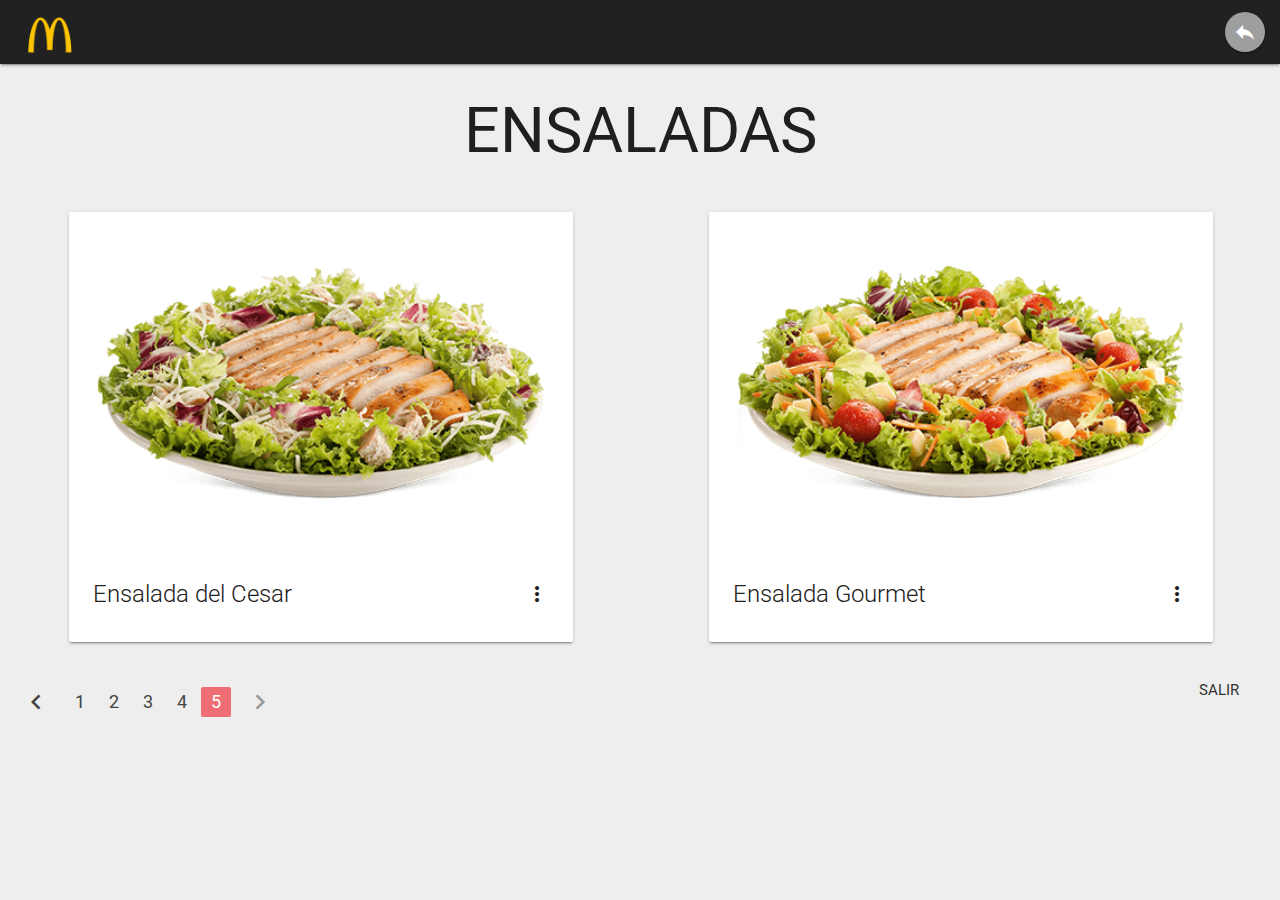
<file: ensaladas.html>
<!DOCTYPE html>
<html>
<head>
    <link type="text/css" rel="stylesheet" href="css/materialize.min.css"  media="screen,projection"/>
    <link rel="stylesheet" type="text/css" href="css/class.css">
    <script type="text/javascript" src="js/jquery.js"></script>
    <link href='https://fonts.googleapis.com/css?family=Roboto' rel='stylesheet'>
    <link href="https://fonts.googleapis.com/icon?family=Material+Icons" rel="stylesheet">
    <title>MC Donalds</title>

    <script>
        $(document).ready(function(){
        $('.modal').modal();
    });
    </script>
    <script type="text/javascript" src="https://code.jquery.com/jquery-3.2.1.min.js"></script>
    <script type="text/javascript" src="js/materialize.min.js"></script>
</head>
<body class="pollo">
    <nav class="nav">
        <div class="nav-wrapper nav">
              <a href="index.html"><img class="img_logo" src="./static/IMG/Icono.png"></a>
            <ul id="nav-mobile" class="right hide-on-med-and-down">
                <li>
                    <a class="btn-floating btn waves-effect waves-light grey" href="index.html"><i class="material-icons">reply</i></a>
                </li>
            </ul>
            
        </div>
    </nav>
    <h1 class="titmenu">ENSALADAS</h1>
    <div class="menucarne">
        <table>
            <tr>
                <td>
                    <div class="card cards">
                        <div class="card-image waves-effect waves-block waves-light">
                            <img class="activator" src="./static/IMG/cesar.png">
                        </div>

                        <div class="card-content">
                            <span class="card-title activator grey-text text-darken-4">Ensalada del Cesar<i class="material-icons right">more_vert</i></span>
                        </div>
                        <div class="card-reveal">
                            <span class="card-title grey-text text-darken-4">
                            <div>
                                <h5>Valores Nutricionales:</h5>
                                <p>Calorias: 179</p>
                                <p>Carbohidratos: 3</p>
                                <p>Sodio: 441</p>
                                <p>Proteinas: 17</p>
                                <p>Lipidos: 11</p>
                            </div>
                            <i class="material-icons right">close</i></span>
                        </div>
                    </div>
                
                </td>
                <td>
                    <div class="card cards">
                        <div class="card-image waves-effect waves-block waves-light">
                            <img class="activator" src="./static/IMG/gourmet.png">
                        </div>
                        <div class="card-content">
                            <span class="card-title activator grey-text text-darken-4">Ensalada Gourmet<i class="material-icons right">more_vert</i></span>
                        </div>
                        <div class="card-reveal">
                            <span class="card-title grey-text text-darken-4">
                            <div>
                                <h5>Valores Nutricionales:</h5>
                                <p>Calorias: 230</p>
                                <p>Carbohidratos: 6</p>
                                <p>Sodio: 341</p>
                                <p>Proteinas: 18</p>
                                <p>Lipidos: 15</p>
                            </div>
                            <i class="material-icons right">close</i></span>
                        </div>
                    </div>
                </td>
            </tr>
        </table>
    </div>
    <div class="row paginacion">
        <div class="col s6">
             <ul class="pagination">
                <li class="waves-effect"><a href="postres.html"><i class="material-icons">chevron_left</i></a></li>
                <li class="waves-effect"><a href="menu.html">1</a></li>
                <li class="waves-effect"><a href="menupollo.html">2</a></li>
                <li class="waves-effect"><a href="menusignature.html">3</a></li>
                <li class="waves-effect"><a href="postres.html">4</a></li>
                <li class="active"><a href="#!">5</a></li>
                <li class="disabled"><a href="#!"><i class="material-icons">chevron_right</i></a></li>
            </ul>
        </div>
        <div class="modal-footer col s6" id="salirmenu">
            <a href="index.html" class="modal-action modal-close waves-effect waves-green btn-flat">Salir</a>
        </div>
    </div>
</body>
</html>
</file>
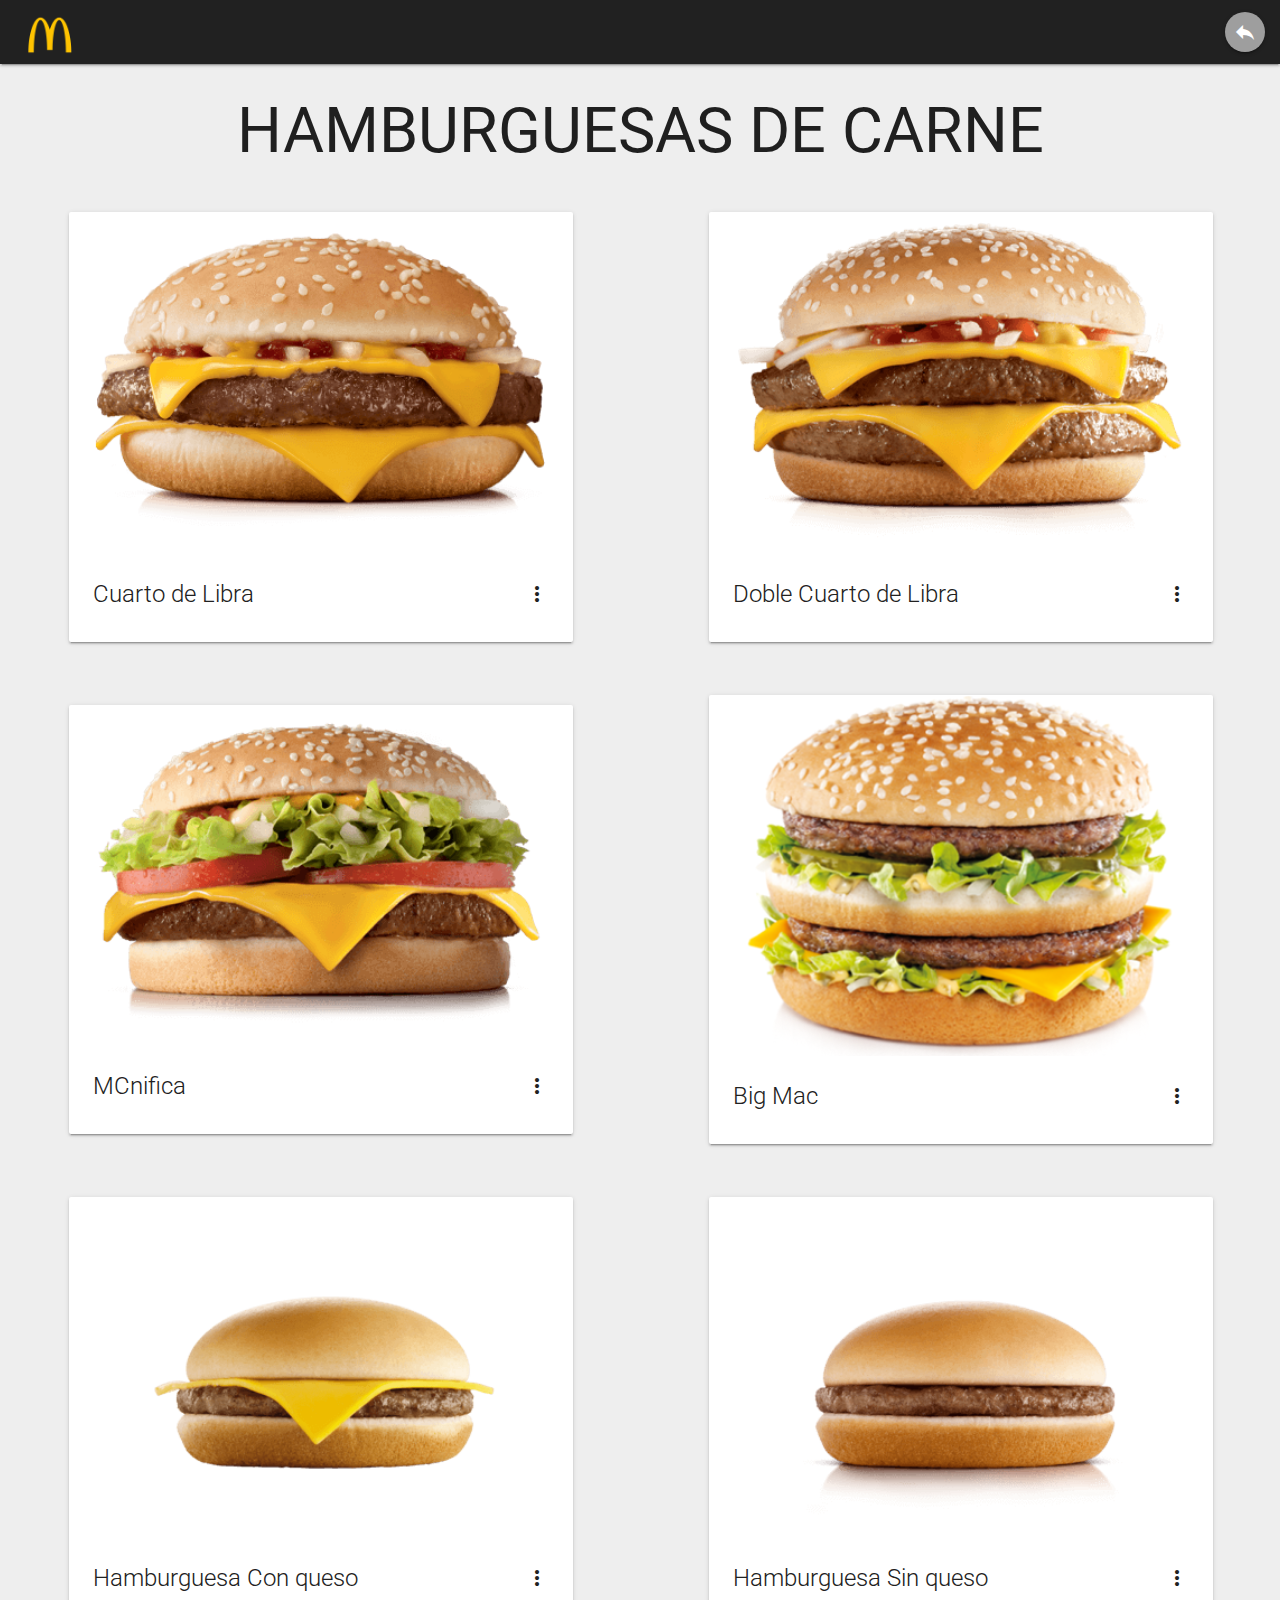
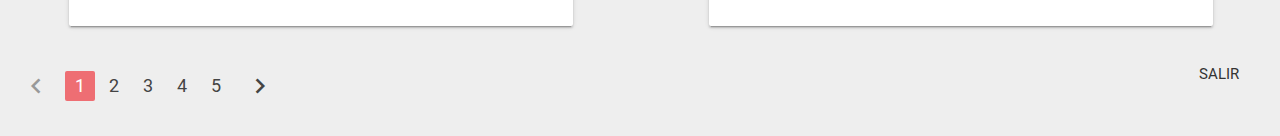
<file: menu.html>
<!DOCTYPE html>
<html>
<head>
    <link type="text/css" rel="stylesheet" href="css/materialize.min.css"  media="screen,projection"/>
    <link rel="stylesheet" type="text/css" href="css/class.css">
    <script type="text/javascript" src="js/jquery.js"></script>
    <link href='https://fonts.googleapis.com/css?family=Roboto' rel='stylesheet'>
    <link href="https://fonts.googleapis.com/icon?family=Material+Icons" rel="stylesheet">
    <title>MC Donalds</title>

    <script>
        $(document).ready(function(){
        $('.modal').modal();
    });
    </script>
    <script type="text/javascript" src="https://code.jquery.com/jquery-3.2.1.min.js"></script>
    <script type="text/javascript" src="js/materialize.min.js"></script>
    
</head>
<body class="carne">
    <nav>
        <div class="nav-wrapper nav">
            <a href="index.html"><img class="img_logo" src="./static/IMG/Icono.png"></a>
            <ul id="nav-mobile" class="right hide-on-med-and-down">
                <li>
                    <a class="btn-floating btn waves-effect waves-light grey" href="index.html"><i class="material-icons">reply</i></a>
                </li>
            </ul>
            
        </div>
    </nav>
    <h1 class="titmenu">HAMBURGUESAS DE CARNE</h1>
    <div class="menucarne">
        <table>
            <tr>
                <td>
                    <div class="card cards">
                        <div class="card-image waves-effect waves-block waves-light">
                            <img class="activator" src="./static/IMG/cuartodelibra.png">
                        </div>
                        <div class="card-content">
                            <span class="card-title activator grey-text text-darken-4">Cuarto de Libra<i class="material-icons right">more_vert</i></span>
                        </div>
                        <div class="card-reveal">
                            <span class="card-title grey-text text-darken-4">
                            <div>
                                <h5>Valores Nutricionales:</h5>
                                <p>Calorias: 521</p>
                                <p>Carbohidratos: 34</p>
                                <p>Sodio: 939</p>
                                <p>Proteinas: 28</p>
                                <p>Lipidos: 30</p>
                            </div>
                            <i class="material-icons right">close</i></span>
                        </div>
                    </div>
                </td>
                <td>
                    <div class="card cards">
                        <div class="card-image waves-effect waves-block waves-light">
                            <img class="activator" src="./static/IMG/doblecuartodelibra.png">
                        </div>
                        <div class="card-content">
                            <span class="card-title activator grey-text text-darken-4">Doble Cuarto de Libra<i class="material-icons right">more_vert</i></span>
                        </div>
                        <div class="card-reveal">
                            <span class="card-title grey-text text-darken-4">
                            <div>
                                <h5>Valores Nutricionales:</h5>
                                <p>Calorias: 761</p>
                                <p>Carbohidratos: 34</p>
                                <p>Sodio: 1141</p>
                                <p>Proteinas: 47</p>
                                <p>Lipidos: 49</p>
                            </div>
                            <i class="material-icons right">close</i></span>
                        </div>
                    </div>
                </td>
            </tr>
        </table>
       
        <table>
            <tr>
                <td>
                    <div class="card cards">
                        <div class="card-image waves-effect waves-block waves-light">
                            <img class="activator" src="./static/IMG/mcnifica.png">
                        </div>
                        <div class="card-content">
                            <span class="card-title activator grey-text text-darken-4">MCnifica<i class="material-icons right">more_vert</i></span>
                        </div>
                        <div class="card-reveal">
                            <span class="card-title grey-text text-darken-4">
                            <div>
                            <h5>Valores Nutricionales:</h5>
                            <p>Calorias: 541</p>
                            <p>Carbohidratos: 36</p>
                            <p>Sodio: 849</p>
                            <p>Proteinas: 27</p>
                            <p>Lipidos: 32</p>
                                    
                            </div>
                            <i class="material-icons right">close</i></span>
                        </div>
                    </div>
                </td>
                <td>
                    <div class="card cards">
                        <div class="card-image waves-effect waves-block waves-light">
                            <img class="activator" src="./static/IMG/bigmac.png">
                        </div>
                        <div class="card-content">
                            <span class="card-title activator grey-text text-darken-4">Big Mac<i class="material-icons right">more_vert</i></span>
                        </div>
                        <div class="card-reveal">
                            <span class="card-title grey-text text-darken-4">
                            <div>
                            <h5>Valores Nutricionales:</h5>
                            <p>Calorias: 490</p>
                            <p>Carbohidratos: 41</p>
                            <p>Sodio: 803</p>
                            <p>Proteinas: 24</p>
                            <p>Lipidos: 26</p>
                                    
                            </div>
                            <i class="material-icons right">close</i></span>
                        </div>
                    </div>
                </td>
            </tr>
        </table>
        <table>
            <tr>
                <td>
                    <div class="card cards">
                        <div class="card-image waves-effect waves-block waves-light">
                            <img class="activator" src="./static/IMG/conqueso.png">
                        </div>
                        <div class="card-content">
                            <span class="card-title activator grey-text text-darken-4">Hamburguesa Con queso<i class="material-icons right">more_vert</i></span>
                        </div>
                        <div class="card-reveal">
                            <span class="card-title grey-text text-darken-4">
                            <div>
                                <h5>Valores Nutricionales:</h5>
                                <p>Calorias: 294</p>
                                <p>Carbohidratos: 30</p>
                                <p>Sodio: 588</p>
                                <p>Proteinas: 14</p>
                                <p>Lipidos: 13</p>
                            </div>
                            <i class="material-icons right">close</i></span>
                        </div>
                    </div>
                </td>
                <td>
                    <div class="card cards">
                        <div class="card-image waves-effect waves-block waves-light">
                            <img class="activator" src="./static/IMG/sinqueso.png">
                        </div>
                        <div class="card-content">
                            <span class="card-title activator grey-text text-darken-4">Hamburguesa Sin queso<i class="material-icons right">more_vert</i></span>
                        </div>
                        <div class="card-reveal">
                            <span class="card-title grey-text text-darken-4">
                            <div>
                                <h5>Valores Nutricionales:</h5>
                                <p>Calorias: 243</p>
                                <p>Carbohidratos: 29</p>
                                <p>Sodio: 385</p>
                                <p>Proteinas: 12</p>
                                <p>Lipidos: 9</p>
                            </div>
                            <i class="material-icons right">close</i></span>
                        </div>
                    </div>
                </td>
            </tr>
        </table>
    </div>
    <div class="row paginacion">
        <div class="col s12">
             <ul class="pagination">
                <li class="disabled"><a href="#!"><i class="material-icons">chevron_left</i></a></li>
                <li class="active"><a href="#!">1</a></li>
                <li class="waves-effect"><a href="menupollo.html">2</a></li>
                <li class="waves-effect"><a href="menusignature.html">3</a></li>
                <li class="waves-effect"><a href="postres.html">4</a></li>
                <li class="waves-effect"><a href="ensaladas.html">5</a></li>
                <li class="disable"><a href="menupollo.html"><i class="material-icons">chevron_right</i></a></li>
            </ul>
        </div>
        <div class="modal-footer col s6" id="salirmenu">
            <a href="index.html" class="modal-action modal-close waves-effect waves-green btn-flat">Salir</a>
        </div>
    </div>
</body>
</html>
</file>
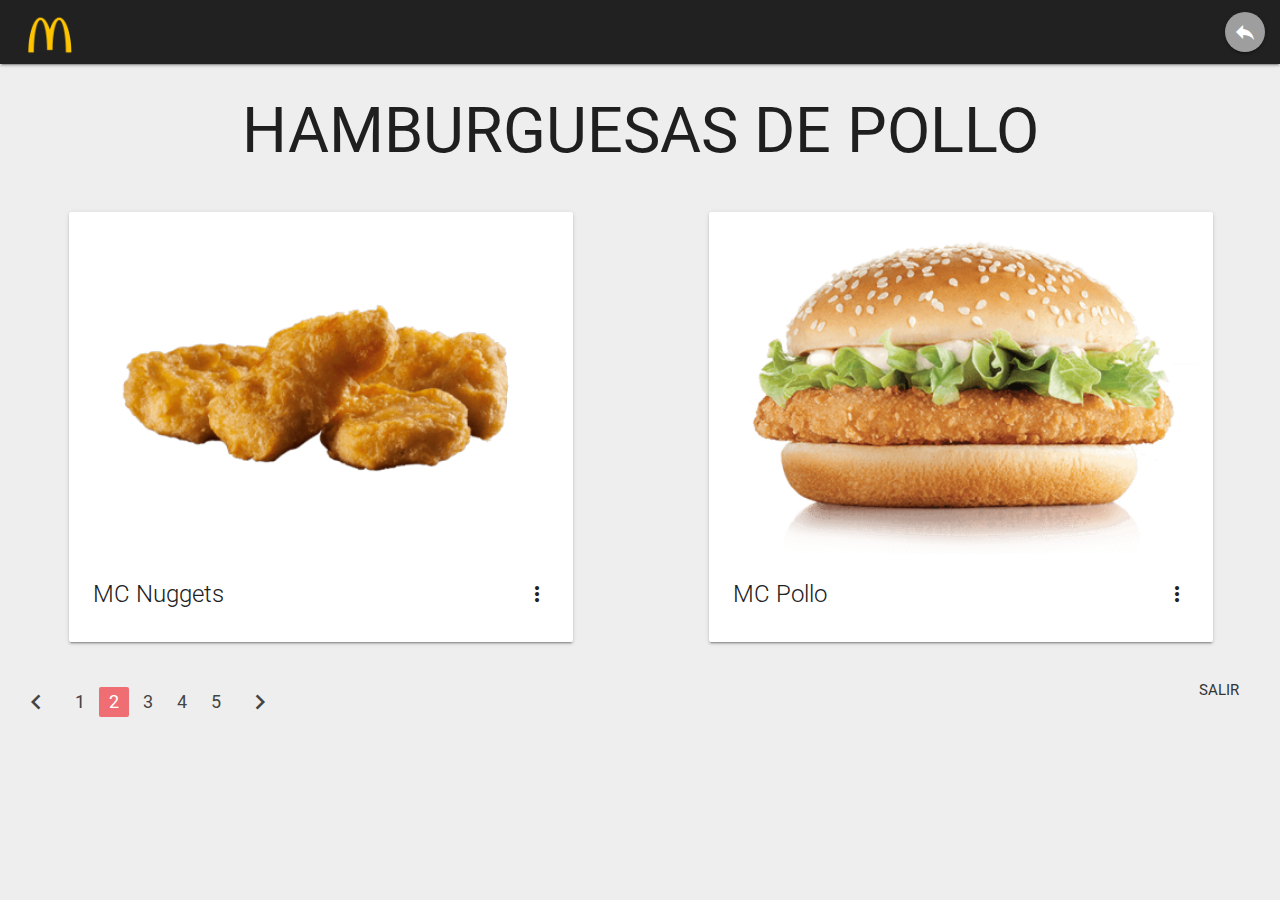
<file: menupollo.html>
<!DOCTYPE html>
<html>
<head>
    <link type="text/css" rel="stylesheet" href="css/materialize.min.css"  media="screen,projection"/>
    <link rel="stylesheet" type="text/css" href="css/class.css">
    <script type="text/javascript" src="js/jquery.js"></script>
    <link href='https://fonts.googleapis.com/css?family=Roboto' rel='stylesheet'>
    <link href="https://fonts.googleapis.com/icon?family=Material+Icons" rel="stylesheet">
    <title>MC Donalds</title>

    <script>
        $(document).ready(function(){
        $('.modal').modal();
    });
    </script>
    <script type="text/javascript" src="https://code.jquery.com/jquery-3.2.1.min.js"></script>
    <script type="text/javascript" src="js/materialize.min.js"></script>
</head>
<body class="pollo">
    <nav class="nav">
        <div class="nav-wrapper nav">
            <a href="index.html"><img class="img_logo" src="./static/IMG/Icono.png"></a>
            <ul id="nav-mobile" class="right hide-on-med-and-down">
                <li>
                    <a class="btn-floating btn waves-effect waves-light grey" href="index.html"><i class="material-icons">reply</i></a>
                </li>
            </ul>
            
        </div>
    </nav>
    <h1 class="titmenu">HAMBURGUESAS DE POLLO</h1>
    <div class="menucarne">
        <table>
            <tr>
                <td>
                    <div class="card cards">
                        <div class="card-image waves-effect waves-block waves-light">
                            <img class="activator" src="./static/IMG/mcnuggets.png">
                        </div>

                        <div class="card-content">
                            <span class="card-title activator grey-text text-darken-4">MC Nuggets<i class="material-icons right">more_vert</i></span>
                        </div>
                        <div class="card-reveal">
                            <span class="card-title grey-text text-darken-4">
                            <div>
                                <h5>Valores Nutricionales:</h5>
                                <p>Calorias: 426</p>
                                <p>Carbohidratos: 28</p>
                                <p>Sodio: 906</p>
                                <p>Proteinas: 24</p>
                                <p>Lipidos: 24</p>
                            </div>
                            <i class="material-icons right">close</i></span>
                        </div>
                    </div>
                
                </td>
                <td>
                    <div class="card cards">
                        <div class="card-image waves-effect waves-block waves-light">
                            <img class="activator" src="./static/IMG/mcpollo.png">
                        </div>
                        <div class="card-content">
                            <span class="card-title activator grey-text text-darken-4">MC Pollo<i class="material-icons right">more_vert</i></span>
                        </div>
                        <div class="card-reveal">
                            <span class="card-title grey-text text-darken-4">
                            <div>
                                <h5>Valores Nutricionales:</h5>
                                <p>Calorias: 470</p>
                                <p>Carbohidratos: 43</p>
                                <p>Sodio: 783</p>
                                <p>Proteinas: 15</p>
                                <p>Lipidos: 27</p>
                            </div>
                            <i class="material-icons right">close</i></span>
                        </div>
                    </div>
                </td>
            </tr>
        </table>
    </div>
    <div class="row paginacion">
        <div class="col s6">
             <ul class="pagination">
                <li class="waves-effect"><a href="menu.html"><i class="material-icons">chevron_left</i></a></li>
                <li class="waves-effect"><a href="menu.html">1</a></li>
                <li class="active"><a href="#!">2</a></li>
                <li class="waves-effect"><a href="menusignature.html">3</a></li>
                <li class="waves-effect"><a href="postres.html">4</a></li>
                <li class="waves-effect"><a href="ensaladas.html">5</a></li>
                <li class="waves-effect"><a href="menusignature.html"><i class="material-icons">chevron_right</i></a></li>
            </ul>
        </div>
        <div class="modal-footer col s6" id="salirmenu">
            <a href="index.html" class="modal-action modal-close waves-effect waves-green btn-flat">Salir</a>
        </div>
    </div>
</body>
</html>
</file>
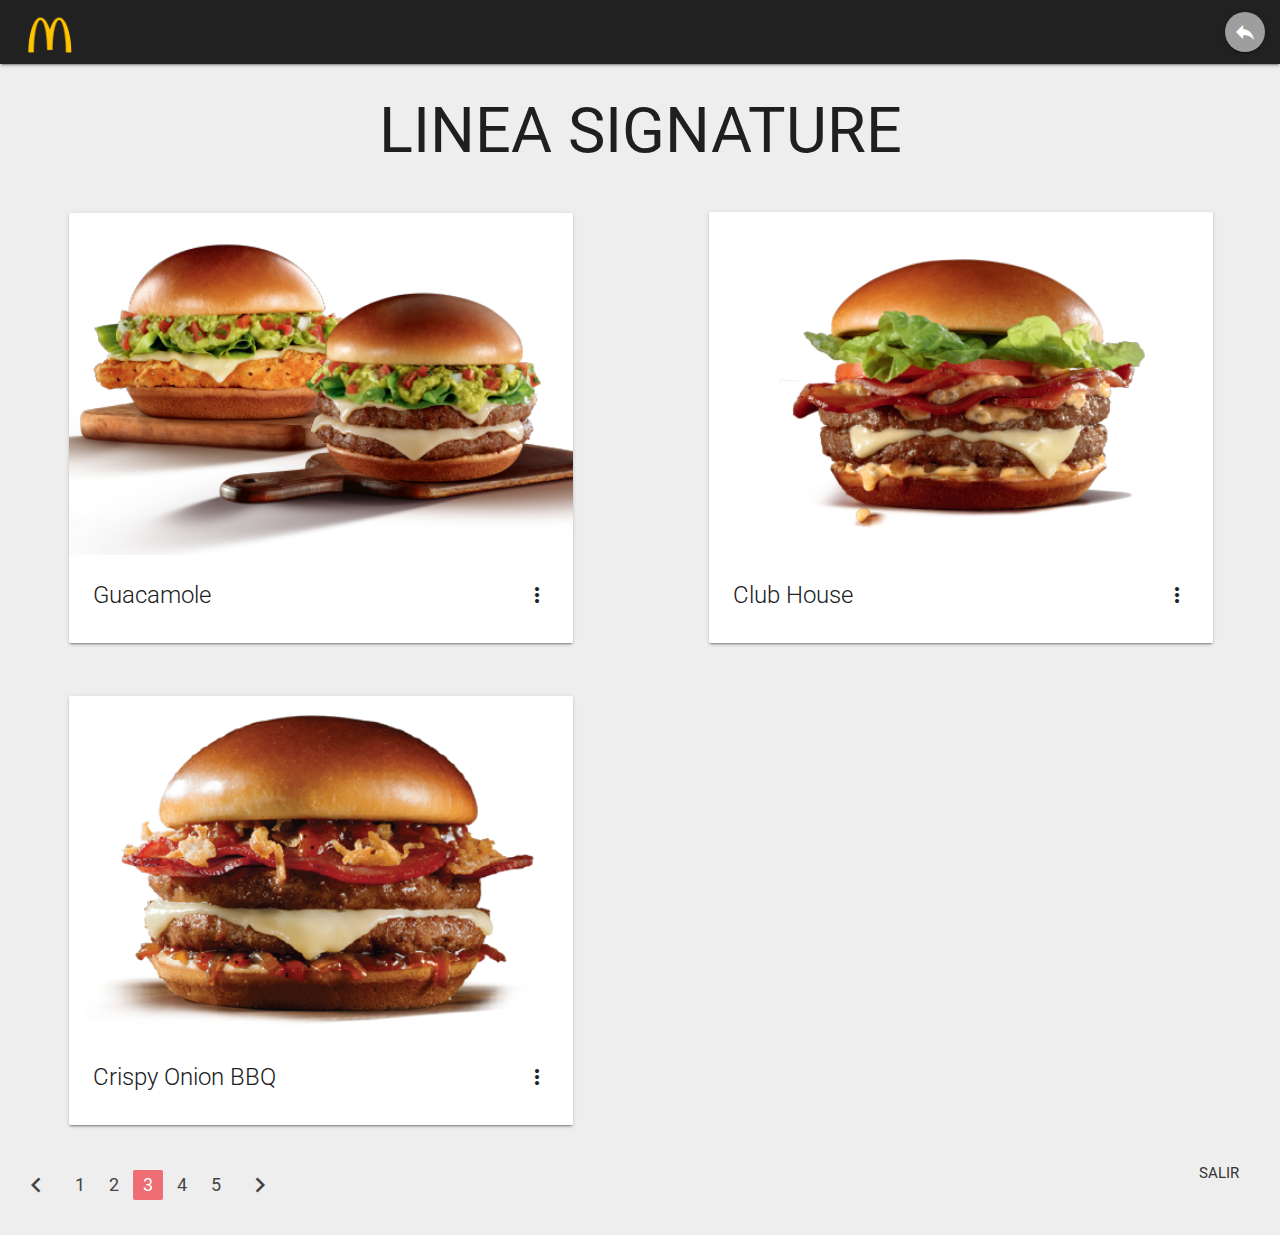
<file: menusignature.html>
<!DOCTYPE html>
<html>
<head>
    <link type="text/css" rel="stylesheet" href="css/materialize.min.css"  media="screen,projection"/>
    <link rel="stylesheet" type="text/css" href="css/class.css">
    <script type="text/javascript" src="js/jquery.js"></script>
    <link href='https://fonts.googleapis.com/css?family=Roboto' rel='stylesheet'>
    <link href="https://fonts.googleapis.com/icon?family=Material+Icons" rel="stylesheet">
    <title>MC Donalds</title>

    <script>
        $(document).ready(function(){
        $('.modal').modal();
    });
    </script>
    <script type="text/javascript" src="https://code.jquery.com/jquery-3.2.1.min.js"></script>
    <script type="text/javascript" src="js/materialize.min.js"></script>
</head>
<body class="signature">
    <nav class="nav">
        <div class="nav-wrapper nav">
            <a href="index.html"><img class="img_logo" src="./static/IMG/Icono.png"></a>
            <ul id="nav-mobile" class="right hide-on-med-and-down">
                <li>
                    <a class="btn-floating btn waves-effect waves-light grey" href="index.html"><i class="material-icons">reply</i></a>
                </li>
            </ul>
            
        </div>
    </nav>
    <h1 class="titmenu">LINEA SIGNATURE</h1>
    <div class="menucarne">
        <table>
            <tr>
                <td>
                    <div class="card cards">
                        <div class="card-image waves-effect waves-block waves-light">
                            <img class="activator" src="./static/IMG/guacamole.png">
                        </div>

                        <div class="card-content">
                            <span class="card-title activator grey-text text-darken-4">Guacamole<i class="material-icons right">more_vert</i></span>
                        </div>
                        <div class="card-reveal">
                            <span class="card-title grey-text text-darken-4">
                            <div>
                            <h5>Valores Nutricionales:</h5>
                            <p>Calorias: 1026</p>
                            <p>Carbohidratos: 46</p>
                            <p>Sodio: 1691</p>
                            <p>Proteinas: 60</p>
                            <p>Lipidos: 66</p>
                                    
                            </div>
                            <i class="material-icons right">close</i></span>
                        </div>
                    </div>
                
                </td>
                <td>
                    <div class="card cards">
                        <div class="card-image waves-effect waves-block waves-light">
                            <img class="activator" src="./static/IMG/club-house.png">
                        </div>
                        <div class="card-content">
                            <span class="card-title activator grey-text text-darken-4">Club House<i class="material-icons right">more_vert</i></span>
                        </div>
                        <div class="card-reveal">
                            <span class="card-title grey-text text-darken-4">
                            <div>
                            <h5>Valores Nutricionales:</h5>
                            <p>Calorias: 897</p>
                            <p>Carbohidratos: 46</p>
                            <p>Sodio: 1273</p>
                            <p>Proteinas: 53</p>
                            <p>Lipidos: 56</p>
                                    
                            </div>
                            <i class="material-icons right">close</i></span>
                        </div>
                    </div>
                </td>
            </tr>
            <tr>
                <td>
                    <div class="card cards">
                        <div class="card-image waves-effect waves-block waves-light">
                            <img class="activator" src="./static/IMG/crispy_onion_bbq.png">
                        </div>
                        <div class="card-content">
                            <span class="card-title activator grey-text text-darken-4">Crispy Onion BBQ<i class="material-icons right">more_vert</i></span>
                        </div>
                        <div class="card-reveal"> 
                            <span class="card-title grey-text text-darken-4">
                            <div>
                            <h5>Valores Nutricionales:</h5>
                            <p>Calorias: 1079</p>
                            <p>Carbohidratos: 62</p>
                            <p>Sodio: 1515</p>
                            <p>Proteinas: 62</p>
                            <p>Lipidos: 65</p>
                                    
                            </div>
                            <i class="material-icons right">close</i></span>
                        </div>
                    </div>
                </td>
            </tr>
        </table>
    </div>
    <div class="row paginacion">
        <div class="col s6">
             <ul class="pagination">
                <li class="waves-effect"><a href="menupollo.html"><i class="material-icons">chevron_left</i></a></li>
                <li class="waves-effect"><a href="menu.html">1</a></li>
                <li class="waves-effect"><a href="menupollo.html">2</a></li>
                <li class="active"><a href="#!">3</a></li>
                <li class=""><a href="postres.html">4</a></li>
                <li class="waves-effect"><a href="ensaladas.html">5</a></li>
                <li class="waves-effect"><a href="postres.html"><i class="material-icons">chevron_right</i></a></li>
            </ul>
        </div>
        <div class="modal-footer col s6" id="salirmenu">
            <a href="index.html" class="modal-action modal-close waves-effect waves-green btn-flat">Salir</a>
        </div>
    </div>
</body>
</html>
</file>
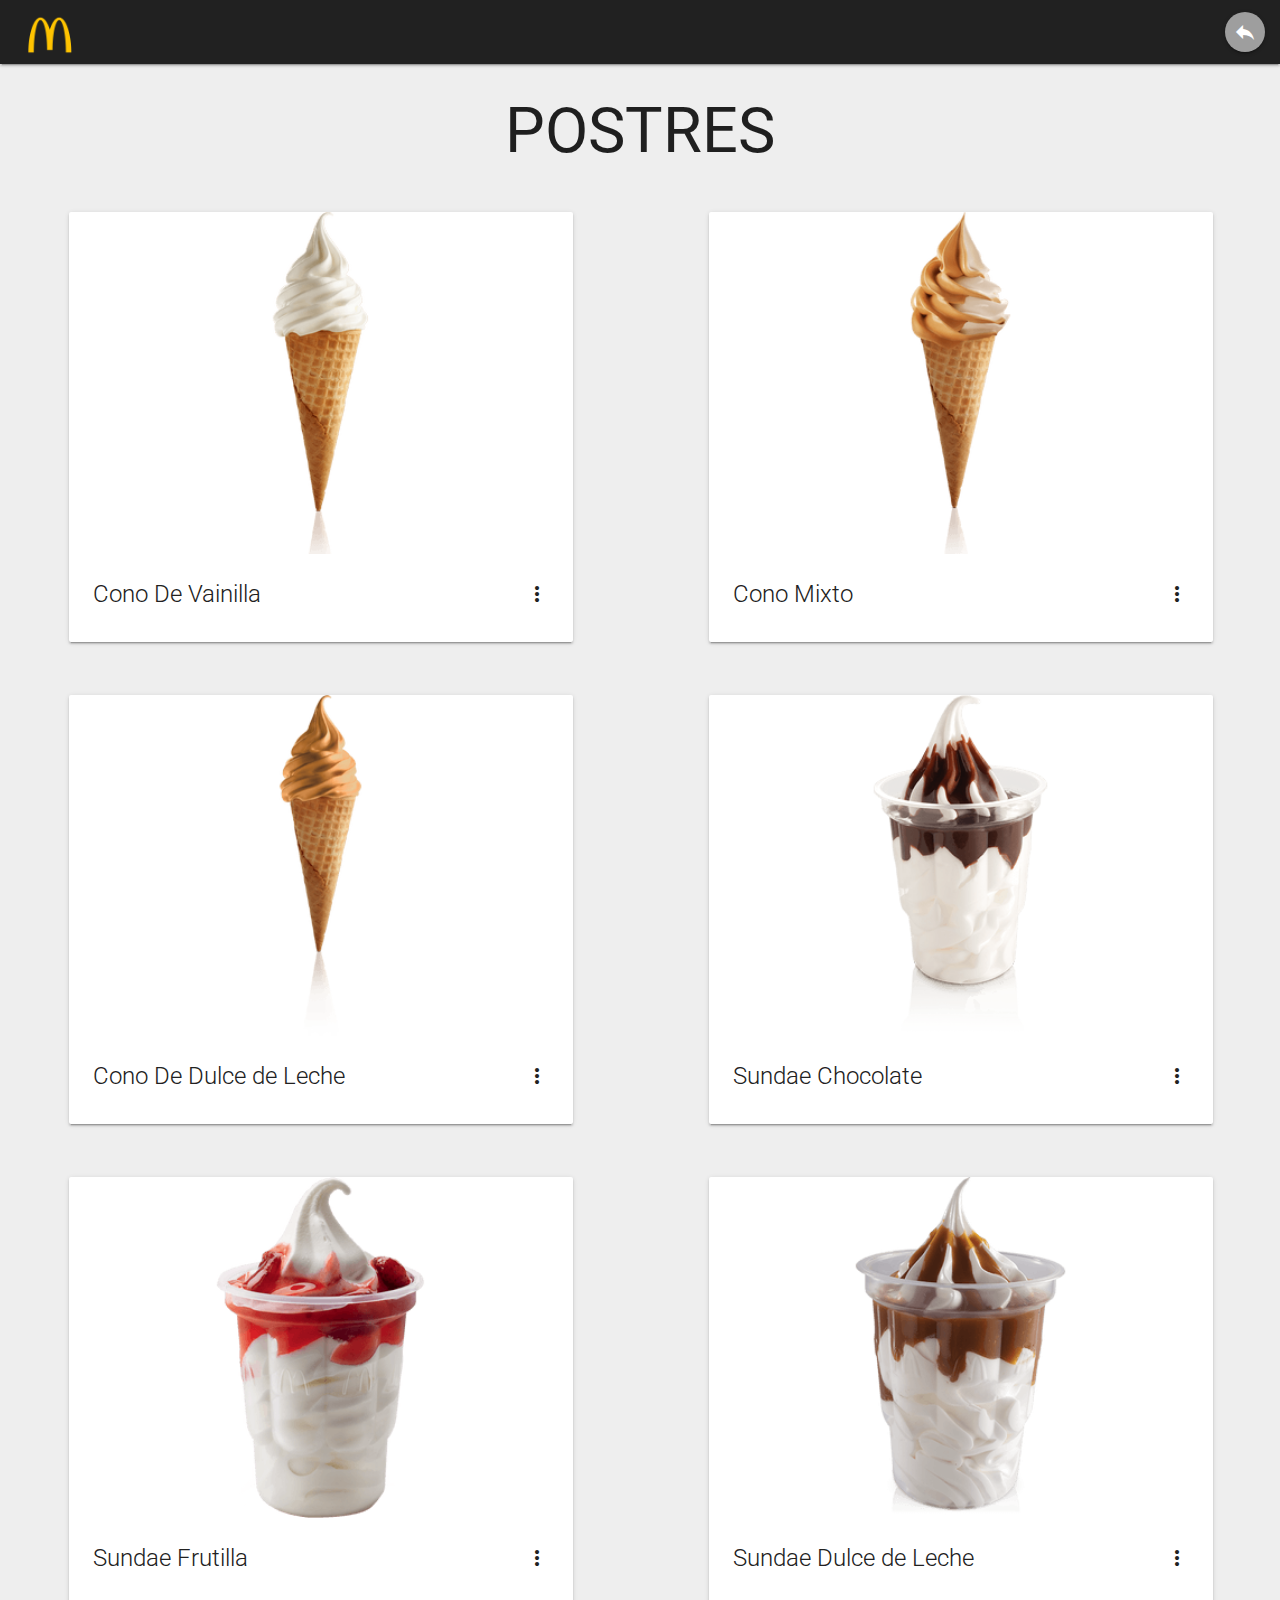
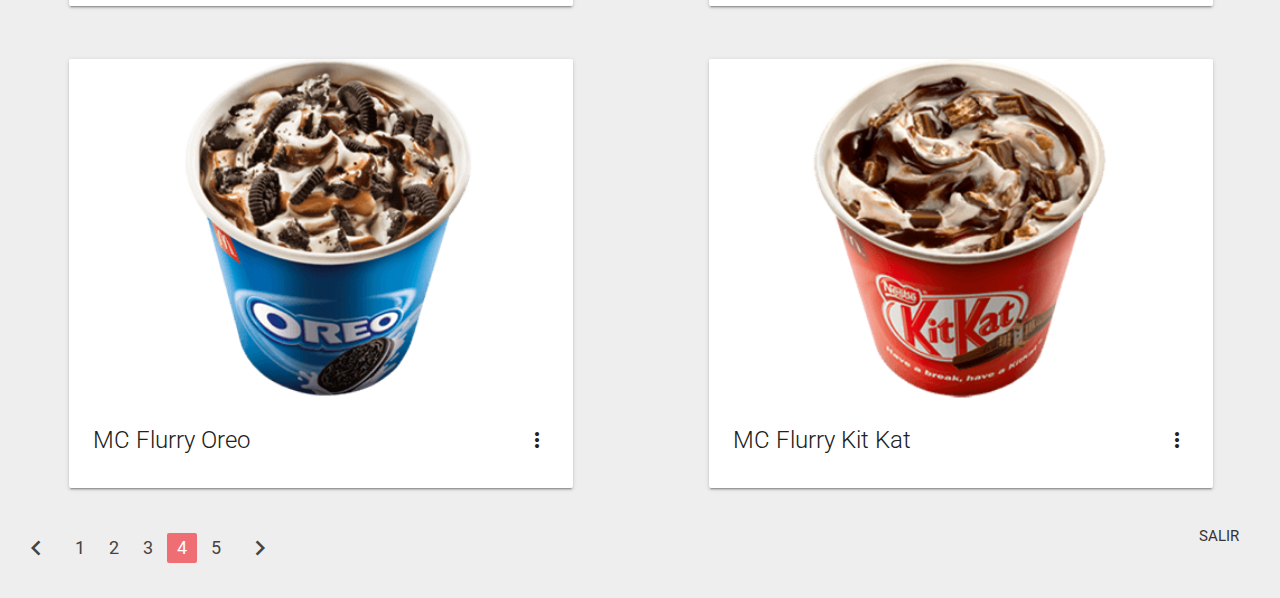
<file: postres.html>
<!DOCTYPE html>
<html>
<head>
    <link type="text/css" rel="stylesheet" href="css/materialize.min.css"  media="screen,projection"/>
    <link rel="stylesheet" type="text/css" href="css/class.css">
    <script type="text/javascript" src="js/jquery.js"></script>
    <link href='https://fonts.googleapis.com/css?family=Roboto' rel='stylesheet'>
    <link href="https://fonts.googleapis.com/icon?family=Material+Icons" rel="stylesheet">
    <title>MC Donalds</title>

    <script>
        $(document).ready(function(){
        $('.modal').modal();
    });
    </script>
    <script type="text/javascript" src="https://code.jquery.com/jquery-3.2.1.min.js"></script>
    <script type="text/javascript" src="js/materialize.min.js"></script>
</head>
<body class="pollo">
    <nav class="nav">
        <div class="nav-wrapper nav">
            <a href="index.html"><img class="img_logo" src="./static/IMG/Icono.png"></a>
            <ul id="nav-mobile" class="right hide-on-med-and-down">
                <li>
                    <a class="btn-floating btn waves-effect waves-light grey" href="index.html"><i class="material-icons">reply</i></a>
                </li>
            </ul>
            
        </div>
    </nav>
    <h1 class="titmenu">POSTRES</h1>
    <div class="menucarne">
        <table>
            <tr>
                <td>
                    <div class="card cards">
                        <div class="card-image waves-effect waves-block waves-light">
                            <img class="activator" src="./static/IMG/conovainilla.png">
                        </div>

                        <div class="card-content">
                            <span class="card-title activator grey-text text-darken-4">Cono De Vainilla<i class="material-icons right">more_vert</i></span>
                        </div>
                        <div class="card-reveal">
                            <span class="card-title grey-text text-darken-4">
                            <div>
                                <h5>Valores Nutricionales:</h5>
                                <p>Calorias: 172</p>
                                <p>Carbohidratos: 29</p>
                                <p>Sodio: 77</p>
                                <p>Proteinas: 4</p>
                                <p>Lipidos: 5</p>
                            </div>
                            <i class="material-icons right">close</i></span>
                        </div>
                    </div>
                </td>
                <td>
                    <div class="card cards">
                        <div class="card-image waves-effect waves-block waves-light">
                            <img class="activator" src="./static/IMG/conomixto.png">
                        </div>

                        <div class="card-content">
                            <span class="card-title activator grey-text text-darken-4">Cono Mixto<i class="material-icons right">more_vert</i></span>
                        </div>
                        <div class="card-reveal">
                            <span class="card-title grey-text text-darken-4">
                            <div>
                                <h5>Valores Nutricionales:</h5>
                                <p>Calorias: 171</p>
                                <p>Carbohidratos: 31</p>
                                <p>Sodio: 122</p>
                                <p>Proteinas: 4</p>
                                <p>Lipidos: 4</p>
                            </div>
                            <i class="material-icons right">close</i></span>
                        </div>
                    </div>
                </td>
            </tr>
            <tr>
                <td>
                    <div class="card cards">
                        <div class="card-image waves-effect waves-block waves-light">
                            <img class="activator" src="./static/IMG/conodulce.png">
                        </div>

                        <div class="card-content">
                            <span class="card-title activator grey-text text-darken-4">Cono De Dulce de Leche<i class="material-icons right">more_vert</i></span>
                        </div>
                        <div class="card-reveal">
                            <span class="card-title grey-text text-darken-4">
                            <div>
                                <h5>Valores Nutricionales:</h5>
                                <p>Calorias: 170</p>
                                <p>Carbohidratos: 32</p>
                                <p>Sodio: 167</p>
                                <p>Proteinas: 3</p>
                                <p>Lipidos: 3</p>
                            </div>
                            <i class="material-icons right">close</i></span>
                        </div>
                    </div>
                </td>
                <td>
                    <div class="card cards">
                        <div class="card-image waves-effect waves-block waves-light">
                            <img class="activator" src="./static/IMG/sundaechoco.png">
                        </div>

                        <div class="card-content">
                            <span class="card-title activator grey-text text-darken-4">Sundae Chocolate<i class="material-icons right">more_vert</i></span>
                        </div>
                        <div class="card-reveal">
                            <span class="card-title grey-text text-darken-4">
                            <div>
                                <h5>Valores Nutricionales:</h5>
                                <p>Calorias: 334</p>
                                <p>Carbohidratos: 55</p>
                                <p>Sodio: 201</p>
                                <p>Proteinas: 7</p>
                                <p>Lipidos: 10</p>
                            </div>
                            <i class="material-icons right">close</i></span>
                        </div>
                    </div>
                </td>
            </tr>
            <tr>
                <td>
                    <div class="card cards">
                        <div class="card-image waves-effect waves-block waves-light">
                            <img class="activator" src="./static/IMG/sundaefrutilla.png">
                        </div>

                        <div class="card-content">
                            <span class="card-title activator grey-text text-darken-4">Sundae Frutilla<i class="material-icons right">more_vert</i></span>
                        </div>
                        <div class="card-reveal">
                            <span class="card-title grey-text text-darken-4">
                            <div>
                                <h5>Valores Nutricionales:</h5>
                                <p>Calorias: 285</p>
                                <p>Carbohidratos: 52</p>
                                <p>Sodio: 182</p>
                                <p>Proteinas: 5</p>
                                <p>Lipidos: 6</p>
                            </div>
                            <i class="material-icons right">close</i></span>
                        </div>
                    </div>
                
                </td>
                <td>
                    <div class="card cards">
                        <div class="card-image waves-effect waves-block waves-light">
                            <img class="activator" src="./static/IMG/sundaedulce.png">
                        </div>

                        <div class="card-content">
                            <span class="card-title activator grey-text text-darken-4">Sundae Dulce de Leche<i class="material-icons right">more_vert</i></span>
                        </div>
                        <div class="card-reveal">
                            <span class="card-title grey-text text-darken-4">
                            <div>
                                <h5>Valores Nutricionales:</h5>
                                <p>Calorias: 332</p>
                                <p>Carbohidratos: 62</p>
                                <p>Sodio: 324</p>
                                <p>Proteinas: 6</p>
                                <p>Lipidos: 6</p>
                            </div>
                            <i class="material-icons right">close</i></span>
                        </div>
                    </div>
                </td>
            </tr>
            <tr>
                <td>
                    <div class="card cards">
                        <div class="card-image waves-effect waves-block waves-light">
                            <img class="activator" src="./static/IMG/flurryoreo.png">
                        </div>

                        <div class="card-content">
                            <span class="card-title activator grey-text text-darken-4">MC Flurry Oreo<i class="material-icons right">more_vert</i></span>
                        </div>
                        <div class="card-reveal">
                            <span class="card-title grey-text text-darken-4">
                            <div>
                                <h5>Valores Nutricionales:</h5>
                                <p>Calorias: 453</p>
                                <p>Carbohidratos: 78</p>
                                <p>Sodio: 503</p>
                                <p>Proteinas: 8</p>
                                <p>Lipidos: 12</p>
                            </div>
                            <i class="material-icons right">close</i></span>
                        </div>
                    </div>
                
                </td>
                <td>
                    <div class="card cards">
                        <div class="card-image waves-effect waves-block waves-light">
                            <img class="activator" src="./static/IMG/flurrykitkat.png">
                        </div>

                        <div class="card-content">
                            <span class="card-title activator grey-text text-darken-4">MC Flurry Kit Kat<i class="material-icons right">more_vert</i></span>
                        </div>
                        <div class="card-reveal">
                            <span class="card-title grey-text text-darken-4">
                            <div>
                                <h5>Valores Nutricionales:</h5>
                                <p>Calorias: 485</p>
                                <p>Carbohidratos: 71</p>
                                <p>Sodio: 221</p>
                                <p>Proteinas: 8</p>
                                <p>Lipidos: 19</p>
                            </div>
                            <i class="material-icons right">close</i></span>
                        </div>
                    </div>
                </td>
            </tr>
        </table>
    </div>
    <div class="row paginacion">
        <div class="col s6">
             <ul class="pagination">
                <li class="waves-effect"><a href="menusignature.html"><i class="material-icons">chevron_left</i></a></li>
                <li class="waves-effect"><a href="menu.html">1</a></li>
                <li class="waves-effect"><a href="menupollo.html">2</a></li>
                <li class="waves-effect"><a href="menusignature.html">3</a></li>
                <li class="active"><a href="#!">4</a></li>
                <li class="waves-effect"><a href="ensaladas.html">5</a></li>
                <li class="waves-effect"><a href="ensaladas.html"><i class="material-icons">chevron_right</i></a></li>
            </ul>
        </div>
        <div class="modal-footer col s6" id="salirmenu">
            <a href="index.html" class="modal-action modal-close waves-effect waves-green btn-flat">Salir</a>
        </div>
    </div>
</body>
</html>
</file>
<file: css/class.css>
body{
	background-color: #bdbdbd;
}
.img_logo {
	width:100px;
	height:70px;  
}
.nav{
	background-color: #212121;

}
.nav_button{
	background-color: #212121;
}
.contenido_targeta{
	width: 40%;
	margin-top: 5%;
	color: black;
}
.targetatit{
	text-align: center;
	margin-top: 5%;
}
.modal{
	background-image: url(/home/usuario/Escritorio/Practico/static/IMG/FondoB.jpg);
}
.menu{
	background-color:#263238;
}
.titmenu{
	text-align: center;
}
.row{
	display: flex;
}
.contenido_targeta2{
	text-align: left;
	width: 100%;
}
.contenido_targeta{
	text-align: left;
	width: 100%;
}
.medio{
	width: 100%;
}
.banner{
	width: 100%
}
.novedades{
	margin-top: 2.5%;
}
.imagen{
	width: 100%;
}
.promo1{
	background-color: #9e9e9e;
}
.titexp{
	color: white;
}
#btnmenu{
	color: #212121;
}
.targeta{
	background-color: grey;
}
.Papas_rusticas{
	width: 100%
}
.btnregresar{
	background-color: grey;
	text-align: right;
}
.boton{
	margin-top: 5%;
}
.txtenviado{
	color: black;
	font-size: 150%;
}
.espacio{
	background-color: white;
	width: 100%;
}
.cards{
	width: 80%;
}
.paginass{
	text-align: center;
}
#salirmenu{
	text-align: right;
}
.tdcarde{
	width: 50%;
}
.imgforo{
	height:280px; 
}
.goye{
	width: 100%;
}
.rusticas{
	width: 100%;
}
.cheddar{
	width: 100%;
}
.guacamole{
	width: 100%;
	text-align: center;
}
.login{
	color: white;
}
.foro{
	width: 100%;
}
.signature{
	background-color: #eeeeee;
}
.pollo{
	background-color: #eeeeee;
}
.carne{
	background-color: #eeeeee;
}
.postres{
	background-color: #eeeeee;
}
.paginacion{
	text-align: left;
}
.enviodetexto{
	position: absolute;
    top: 90%;
    width: 95%;
    left: 2.5%;
}
.divBody{
	border-radius: 15px;
    background-color: #f0f4c3;
    margin-bottom: 1.5%;
    width: 95%;
    margin-left: 2.5%;
    text-indent: 15px;
    font-size: 20px;
}
.footer{
    background-color: #212121;
}
#map {
    height: 400px;
    width: 100%;
}
.agregar{
    margin-top: 0.5%;
    text-align: right;  
}
.titnovedad{
    text-align: center;
    text-decoration: underline;
}
.responder{
    margin-bottom: 3%;
    margin-top: 2.5%;
    margin-left: 2%;
}
table{
    margin-left: 5%;
}
.tabla{
    margin-left: 0%;
}
.textomc{
    font-size: 150%;
}
.info{
    -moz-box-shadow: 0px 0px 30px #ffff00; 
    -webkit-box-shadow: 0px 0px 30px #ffff00; 
    box-shadow: 0px 0px 30px #ffff00;
}
</file>
